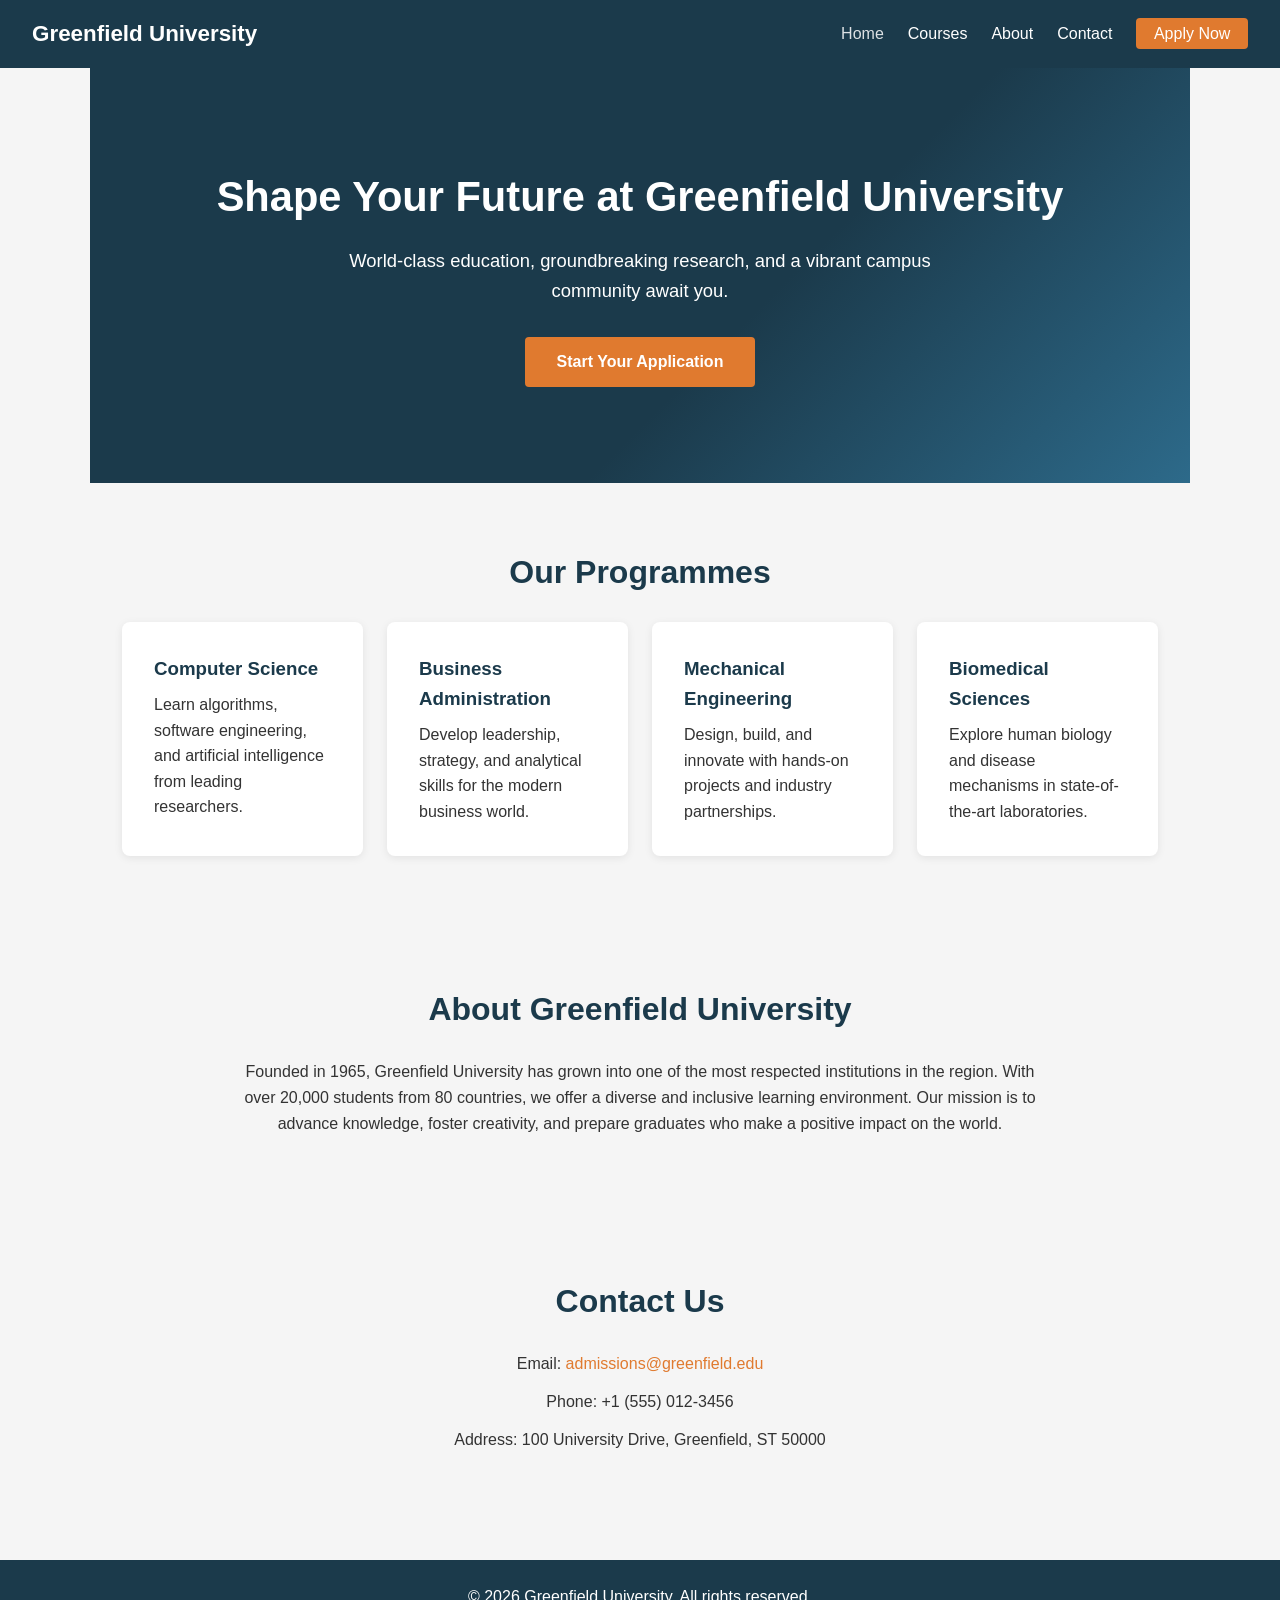
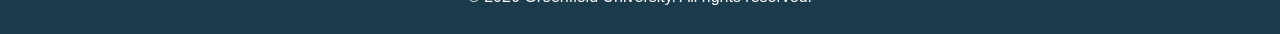
<file: index.html>
<!DOCTYPE html>
<html lang="en">
<head>
    <meta charset="UTF-8">
    <meta name="viewport" content="width=device-width, initial-scale=1.0">
    <title>Greenfield University</title>
    <link rel="stylesheet" href="styles.css">
</head>
<body>
    <header>
        <nav class="navbar">
            <a href="index.html" class="logo">Greenfield University</a>
            <ul class="nav-links">
                <li><a href="index.html" class="active">Home</a></li>
                <li><a href="#courses">Courses</a></li>
                <li><a href="#about">About</a></li>
                <li><a href="#contact">Contact</a></li>
                <li><a href="recruitment.html" class="btn-apply">Apply Now</a></li>
            </ul>
            <button class="menu-toggle" aria-label="Toggle navigation">&#9776;</button>
        </nav>
    </header>

    <main>
        <section class="hero">
            <div class="hero-content">
                <h1>Shape Your Future at Greenfield University</h1>
                <p>World-class education, groundbreaking research, and a vibrant campus community await you.</p>
                <a href="recruitment.html" class="btn-primary">Start Your Application</a>
            </div>
        </section>

        <section id="courses" class="courses">
            <h2>Our Programmes</h2>
            <div class="card-grid">
                <div class="card">
                    <h3>Computer Science</h3>
                    <p>Learn algorithms, software engineering, and artificial intelligence from leading researchers.</p>
                </div>
                <div class="card">
                    <h3>Business Administration</h3>
                    <p>Develop leadership, strategy, and analytical skills for the modern business world.</p>
                </div>
                <div class="card">
                    <h3>Mechanical Engineering</h3>
                    <p>Design, build, and innovate with hands-on projects and industry partnerships.</p>
                </div>
                <div class="card">
                    <h3>Biomedical Sciences</h3>
                    <p>Explore human biology and disease mechanisms in state-of-the-art laboratories.</p>
                </div>
            </div>
        </section>

        <section id="about" class="about">
            <h2>About Greenfield University</h2>
            <p>Founded in 1965, Greenfield University has grown into one of the most respected institutions in the region. With over 20,000 students from 80 countries, we offer a diverse and inclusive learning environment. Our mission is to advance knowledge, foster creativity, and prepare graduates who make a positive impact on the world.</p>
        </section>

        <section id="contact" class="contact">
            <h2>Contact Us</h2>
            <p>Email: <a href="mailto:admissions@greenfield.edu">admissions@greenfield.edu</a></p>
            <p>Phone: +1 (555) 012-3456</p>
            <p>Address: 100 University Drive, Greenfield, ST 50000</p>
        </section>
    </main>

    <footer>
        <p>&copy; 2026 Greenfield University. All rights reserved.</p>
    </footer>

    <script src="script.js"></script>
</body>
</html>
</file>
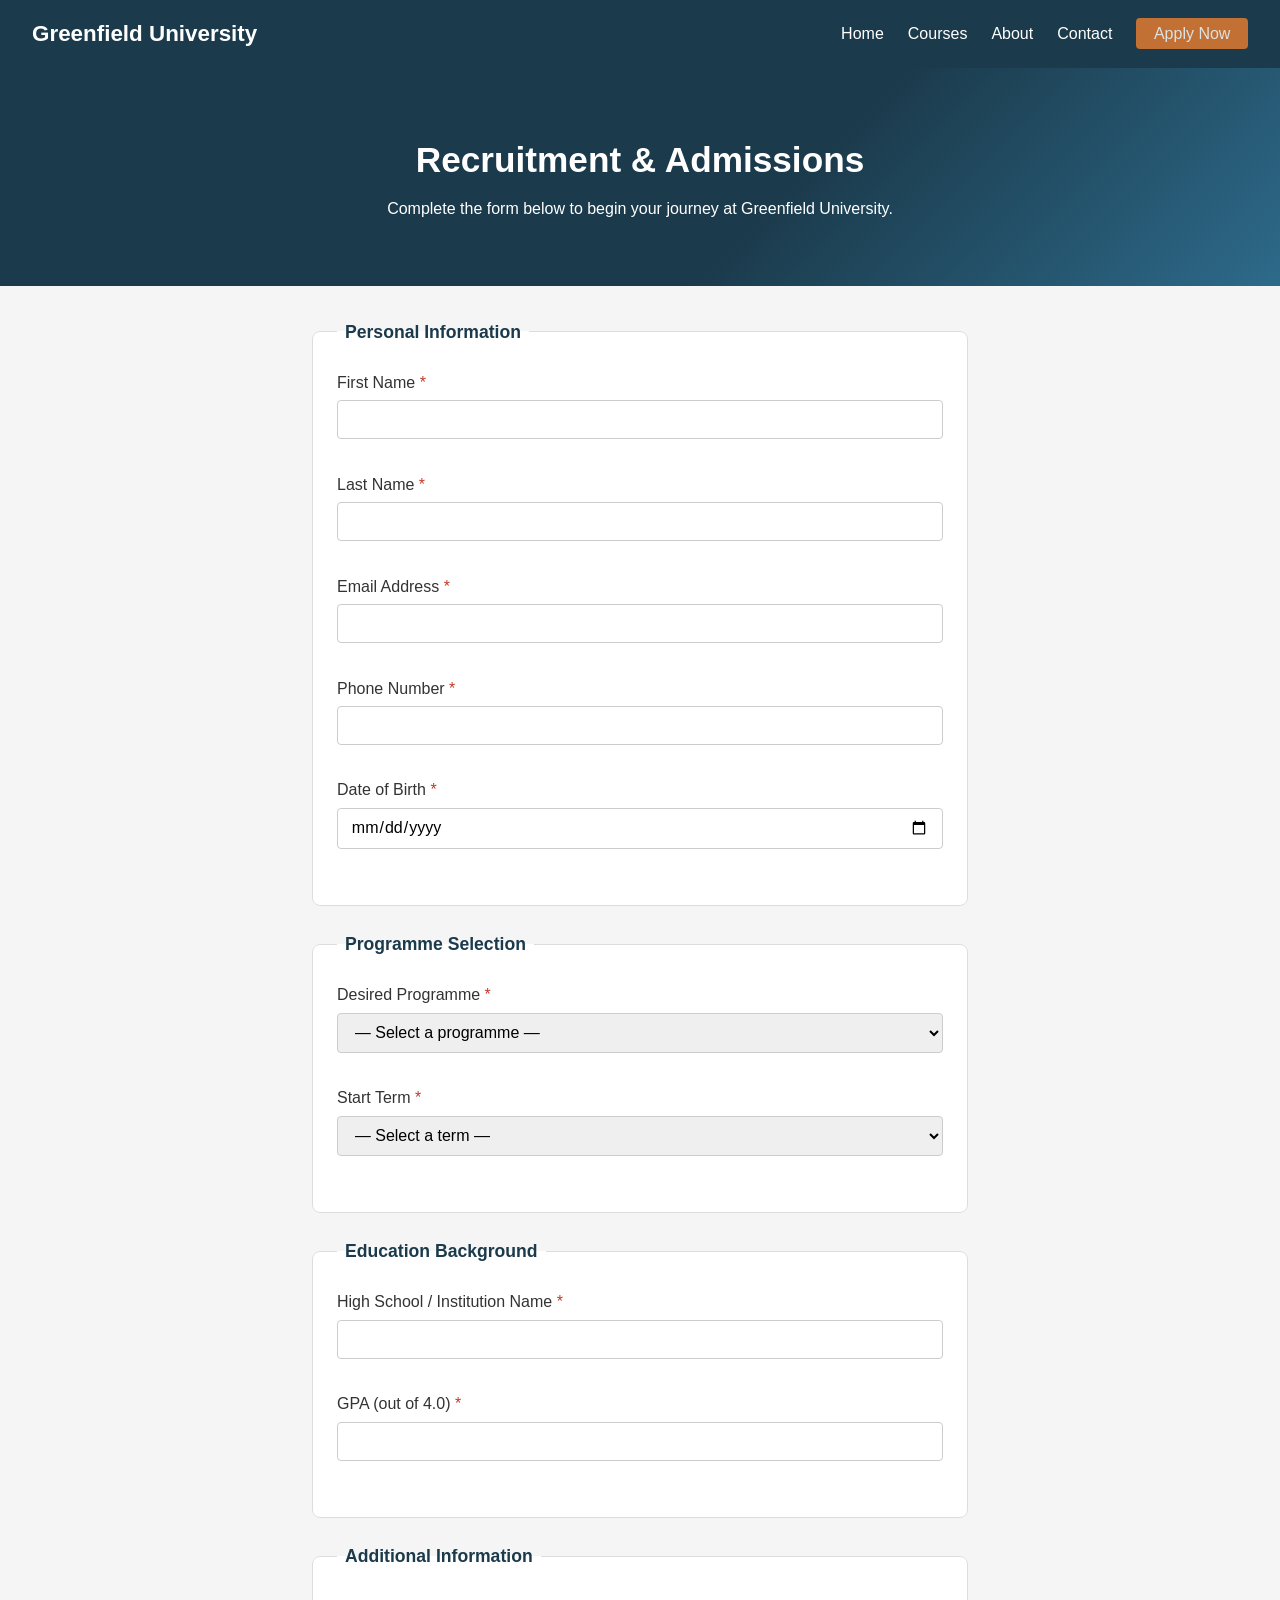
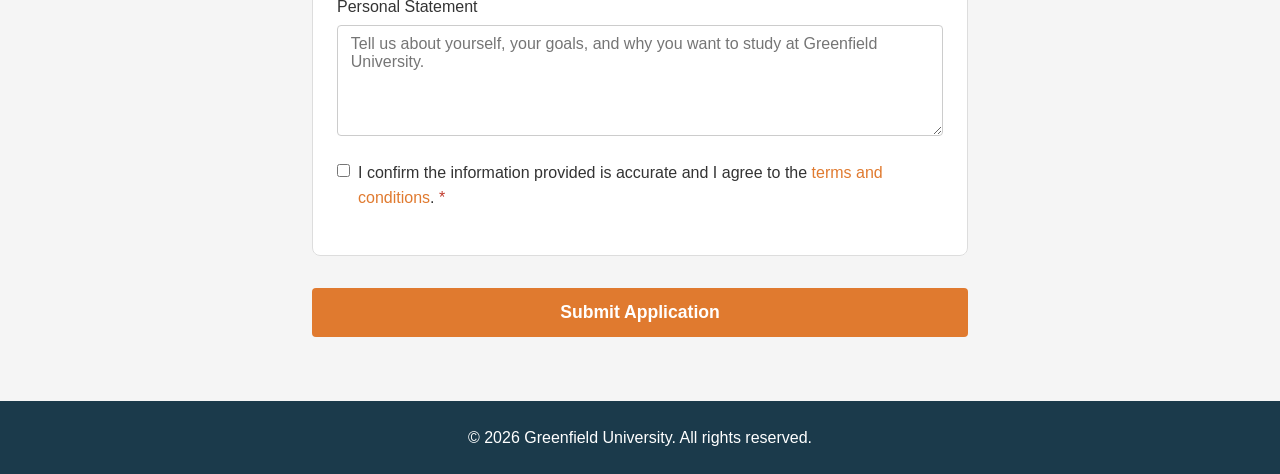
<file: recruitment.html>
<!DOCTYPE html>
<html lang="en">
<head>
    <meta charset="UTF-8">
    <meta name="viewport" content="width=device-width, initial-scale=1.0">
    <title>Apply — Greenfield University</title>
    <link rel="stylesheet" href="styles.css">
</head>
<body>
    <header>
        <nav class="navbar">
            <a href="index.html" class="logo">Greenfield University</a>
            <ul class="nav-links">
                <li><a href="index.html">Home</a></li>
                <li><a href="index.html#courses">Courses</a></li>
                <li><a href="index.html#about">About</a></li>
                <li><a href="index.html#contact">Contact</a></li>
                <li><a href="recruitment.html" class="btn-apply active">Apply Now</a></li>
            </ul>
            <button class="menu-toggle" aria-label="Toggle navigation">&#9776;</button>
        </nav>
    </header>

    <main>
        <section class="recruitment-hero">
            <h1>Recruitment &amp; Admissions</h1>
            <p>Complete the form below to begin your journey at Greenfield University.</p>
        </section>

        <section class="form-section">
            <form id="application-form" novalidate>
                <fieldset>
                    <legend>Personal Information</legend>

                    <div class="form-group">
                        <label for="first-name">First Name <span class="required">*</span></label>
                        <input type="text" id="first-name" name="firstName" required>
                        <span class="error-message" id="first-name-error"></span>
                    </div>

                    <div class="form-group">
                        <label for="last-name">Last Name <span class="required">*</span></label>
                        <input type="text" id="last-name" name="lastName" required>
                        <span class="error-message" id="last-name-error"></span>
                    </div>

                    <div class="form-group">
                        <label for="email">Email Address <span class="required">*</span></label>
                        <input type="email" id="email" name="email" required>
                        <span class="error-message" id="email-error"></span>
                    </div>

                    <div class="form-group">
                        <label for="phone">Phone Number <span class="required">*</span></label>
                        <input type="tel" id="phone" name="phone" required>
                        <span class="error-message" id="phone-error"></span>
                    </div>

                    <div class="form-group">
                        <label for="dob">Date of Birth <span class="required">*</span></label>
                        <input type="date" id="dob" name="dob" required>
                        <span class="error-message" id="dob-error"></span>
                    </div>
                </fieldset>

                <fieldset>
                    <legend>Programme Selection</legend>

                    <div class="form-group">
                        <label for="programme">Desired Programme <span class="required">*</span></label>
                        <select id="programme" name="programme" required>
                            <option value="">— Select a programme —</option>
                            <option value="cs">Computer Science</option>
                            <option value="ba">Business Administration</option>
                            <option value="me">Mechanical Engineering</option>
                            <option value="bs">Biomedical Sciences</option>
                        </select>
                        <span class="error-message" id="programme-error"></span>
                    </div>

                    <div class="form-group">
                        <label for="start-term">Start Term <span class="required">*</span></label>
                        <select id="start-term" name="startTerm" required>
                            <option value="">— Select a term —</option>
                            <option value="fall-2026">Fall 2026</option>
                            <option value="spring-2027">Spring 2027</option>
                            <option value="fall-2027">Fall 2027</option>
                        </select>
                        <span class="error-message" id="start-term-error"></span>
                    </div>
                </fieldset>

                <fieldset>
                    <legend>Education Background</legend>

                    <div class="form-group">
                        <label for="high-school">High School / Institution Name <span class="required">*</span></label>
                        <input type="text" id="high-school" name="highSchool" required>
                        <span class="error-message" id="high-school-error"></span>
                    </div>

                    <div class="form-group">
                        <label for="gpa">GPA (out of 4.0) <span class="required">*</span></label>
                        <input type="number" id="gpa" name="gpa" min="0" max="4" step="0.01" required>
                        <span class="error-message" id="gpa-error"></span>
                    </div>
                </fieldset>

                <fieldset>
                    <legend>Additional Information</legend>

                    <div class="form-group">
                        <label for="statement">Personal Statement</label>
                        <textarea id="statement" name="statement" rows="5" placeholder="Tell us about yourself, your goals, and why you want to study at Greenfield University."></textarea>
                    </div>

                    <div class="form-group checkbox-group">
                        <input type="checkbox" id="terms" name="terms" required>
                        <label for="terms">I confirm the information provided is accurate and I agree to the <a href="#" target="_blank">terms and conditions</a>. <span class="required">*</span></label>
                        <span class="error-message" id="terms-error"></span>
                    </div>
                </fieldset>

                <button type="submit" class="btn-primary">Submit Application</button>
            </form>

            <div id="confirmation" class="confirmation hidden">
                <h2>Application Submitted!</h2>
                <p>Thank you, <span id="confirm-name"></span>. Your application for <span id="confirm-programme"></span> has been received. We will contact you at <span id="confirm-email"></span> with next steps.</p>
                <a href="index.html" class="btn-primary">Return to Home</a>
            </div>
        </section>
    </main>

    <footer>
        <p>&copy; 2026 Greenfield University. All rights reserved.</p>
    </footer>

    <script src="script.js"></script>
</body>
</html>
</file>
<file: styles.css>
/* ===== Reset & Base ===== */
*,
*::before,
*::after {
    margin: 0;
    padding: 0;
    box-sizing: border-box;
}

:root {
    --color-primary: #1b3a4b;
    --color-accent: #e07a2f;
    --color-light: #f5f5f5;
    --color-white: #ffffff;
    --color-text: #333333;
    --color-muted: #666666;
    --color-error: #c0392b;
    --font-family: "Segoe UI", Tahoma, Geneva, Verdana, sans-serif;
}

html {
    scroll-behavior: smooth;
}

body {
    font-family: var(--font-family);
    color: var(--color-text);
    line-height: 1.6;
    background: var(--color-light);
}

a {
    color: var(--color-accent);
    text-decoration: none;
}

a:hover {
    text-decoration: underline;
}

/* ===== Navbar ===== */
.navbar {
    display: flex;
    align-items: center;
    justify-content: space-between;
    padding: 1rem 2rem;
    background: var(--color-primary);
    color: var(--color-white);
    position: sticky;
    top: 0;
    z-index: 100;
}

.logo {
    font-size: 1.4rem;
    font-weight: 700;
    color: var(--color-white);
}

.logo:hover {
    text-decoration: none;
}

.nav-links {
    list-style: none;
    display: flex;
    gap: 1.5rem;
    align-items: center;
}

.nav-links a {
    color: var(--color-white);
    font-weight: 500;
    transition: opacity 0.2s;
}

.nav-links a:hover,
.nav-links a.active {
    opacity: 0.85;
    text-decoration: none;
}

.btn-apply {
    background: var(--color-accent);
    padding: 0.45rem 1.1rem;
    border-radius: 4px;
}

.btn-apply:hover {
    opacity: 0.9;
}

.menu-toggle {
    display: none;
    background: none;
    border: none;
    color: var(--color-white);
    font-size: 1.6rem;
    cursor: pointer;
}

/* ===== Hero ===== */
.hero {
    background: linear-gradient(135deg, var(--color-primary) 60%, #2d6a8a);
    color: var(--color-white);
    padding: 6rem 2rem;
    text-align: center;
}

.hero h1 {
    font-size: 2.6rem;
    margin-bottom: 1rem;
}

.hero p {
    font-size: 1.15rem;
    max-width: 600px;
    margin: 0 auto 2rem;
}

.btn-primary {
    display: inline-block;
    background: var(--color-accent);
    color: var(--color-white);
    padding: 0.75rem 2rem;
    border: none;
    border-radius: 4px;
    font-size: 1rem;
    font-weight: 600;
    cursor: pointer;
    transition: opacity 0.2s;
}

.btn-primary:hover {
    opacity: 0.9;
    text-decoration: none;
}

/* ===== Sections ===== */
section {
    padding: 4rem 2rem;
    max-width: 1100px;
    margin: 0 auto;
}

section h2 {
    font-size: 2rem;
    margin-bottom: 1.5rem;
    color: var(--color-primary);
    text-align: center;
}

/* ===== Card Grid ===== */
.card-grid {
    display: grid;
    grid-template-columns: repeat(auto-fill, minmax(240px, 1fr));
    gap: 1.5rem;
}

.card {
    background: var(--color-white);
    border-radius: 8px;
    padding: 2rem;
    box-shadow: 0 2px 8px rgba(0, 0, 0, 0.08);
    transition: transform 0.2s, box-shadow 0.2s;
}

.card:hover {
    transform: translateY(-4px);
    box-shadow: 0 6px 16px rgba(0, 0, 0, 0.12);
}

.card h3 {
    margin-bottom: 0.5rem;
    color: var(--color-primary);
}

/* ===== About & Contact ===== */
.about p,
.contact p {
    max-width: 800px;
    margin: 0 auto 0.75rem;
    text-align: center;
}

/* ===== Recruitment Hero ===== */
.recruitment-hero {
    background: linear-gradient(135deg, var(--color-primary) 60%, #2d6a8a);
    color: var(--color-white);
    text-align: center;
    padding: 4rem 2rem;
    max-width: 100%;
}

.recruitment-hero h1 {
    font-size: 2.2rem;
    margin-bottom: 0.5rem;
}

/* ===== Form ===== */
.form-section {
    max-width: 720px;
    margin: 0 auto;
    padding: 2rem;
}

fieldset {
    border: 1px solid #ddd;
    border-radius: 8px;
    padding: 1.5rem;
    margin-bottom: 1.5rem;
    background: var(--color-white);
}

legend {
    font-weight: 700;
    font-size: 1.1rem;
    color: var(--color-primary);
    padding: 0 0.5rem;
}

.form-group {
    margin-bottom: 1rem;
}

.form-group label {
    display: block;
    margin-bottom: 0.3rem;
    font-weight: 500;
}

.required {
    color: var(--color-error);
}

.form-group input,
.form-group select,
.form-group textarea {
    width: 100%;
    padding: 0.6rem 0.8rem;
    border: 1px solid #ccc;
    border-radius: 4px;
    font-size: 1rem;
    font-family: var(--font-family);
}

.form-group input:focus,
.form-group select:focus,
.form-group textarea:focus {
    outline: none;
    border-color: var(--color-accent);
    box-shadow: 0 0 0 2px rgba(224, 122, 47, 0.25);
}

.form-group input.invalid,
.form-group select.invalid {
    border-color: var(--color-error);
}

.checkbox-group {
    display: flex;
    align-items: flex-start;
    gap: 0.5rem;
}

.checkbox-group input {
    width: auto;
    margin-top: 0.3rem;
}

.checkbox-group label {
    display: inline;
}

.error-message {
    color: var(--color-error);
    font-size: 0.85rem;
    min-height: 1.2em;
    display: block;
}

#application-form .btn-primary {
    width: 100%;
    padding: 0.85rem;
    font-size: 1.1rem;
    margin-top: 0.5rem;
}

/* ===== Confirmation ===== */
.confirmation {
    text-align: center;
    padding: 3rem 1rem;
}

.confirmation h2 {
    color: #27ae60;
    margin-bottom: 1rem;
}

.confirmation p {
    margin-bottom: 2rem;
    font-size: 1.05rem;
}

.hidden {
    display: none;
}

/* ===== Footer ===== */
footer {
    background: var(--color-primary);
    color: var(--color-white);
    text-align: center;
    padding: 1.5rem;
    margin-top: 2rem;
}

/* ===== Responsive ===== */
@media (max-width: 768px) {
    .nav-links {
        display: none;
        flex-direction: column;
        width: 100%;
        background: var(--color-primary);
        position: absolute;
        top: 100%;
        left: 0;
        padding: 1rem 2rem;
        gap: 1rem;
    }

    .nav-links.open {
        display: flex;
    }

    .menu-toggle {
        display: block;
    }

    .hero h1 {
        font-size: 1.8rem;
    }

    .card-grid {
        grid-template-columns: 1fr;
    }
}
</file>
